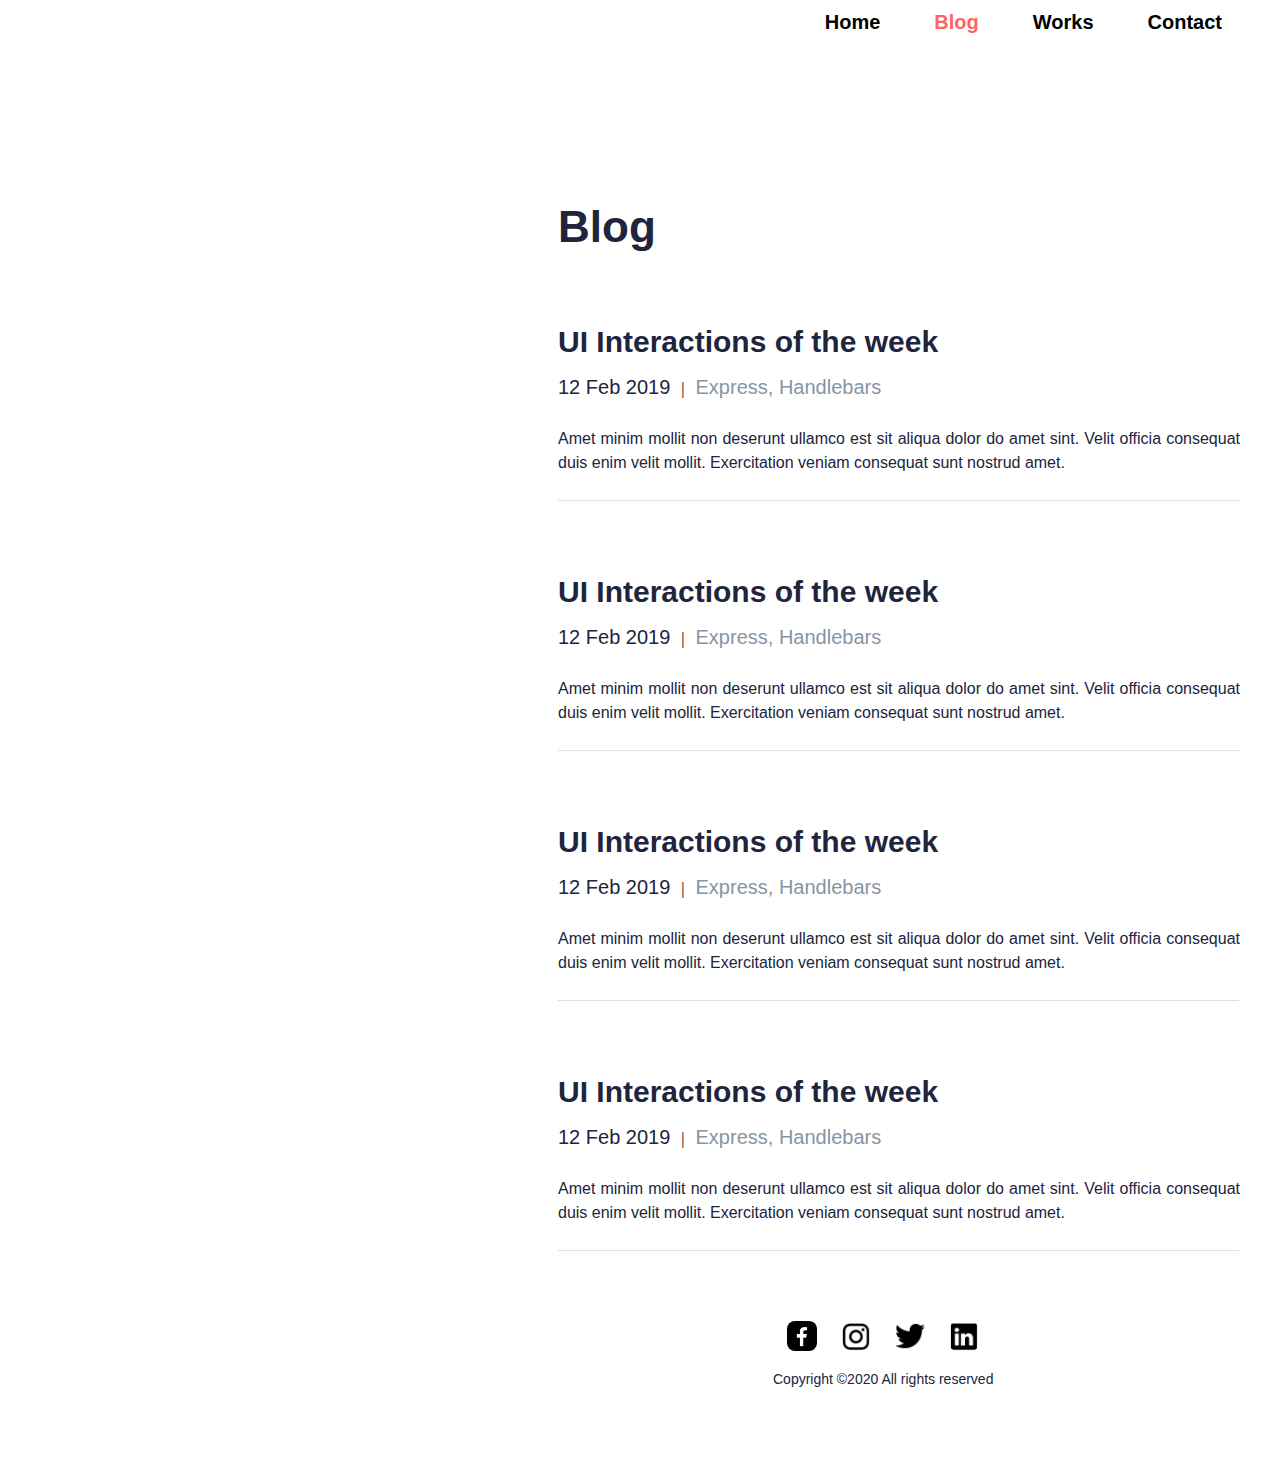
<file: blog.html>
<!DOCTYPE html>
<html>
<head>
    <meta charset='utf-8'>
    <meta http-equiv='X-UA-Compatible' content='IE=edge'>
    <title>Page Title</title>
    <meta name='viewport' content='width=device-width, initial-scale=1'>
    <link rel='stylesheet' type='text/css' media='screen' href="blog.css">
    <link rel='stylesheet' type='text/css' media='screen' href="main.css">
    
</head>
<body>
    <div class="container">
        <div class="menu_container">
            <span class="layout_works typography"><a href="index.html">Home</a></span>
            <span class="layout_blog typography"><a href="blog.html" style="color: #FF6464;">Blog</a></span>
           <span class="layout_works typography"><a href="works.html">Works</a></span>
           <span class="layout_contact typography">Contact</span>
        </div>
    </div> 
    <div class="blog_title blog_title_style">
        <p>
        Blog
        </p></div>
        <div class="con_blog_detail">      
            <div class="blog_head">
                <p>UI Interactions of the week</p>
            </div>
            <div class="blog_date">
                <div class="blog_date_date"><p >12 Feb 2019</p></div>
                <div class="blog_date_line"> <span> | </span> </div>
               <div ><p class="blog_date_des">Express, Handlebars</p></div>
            </div>
            <div class="blog_detail" >
                <p>
                    Amet minim mollit non deserunt ullamco est sit aliqua dolor do amet sint. Velit officia consequat duis enim velit mollit. Exercitation veniam consequat sunt nostrud amet.
                </p>
            </div>

        </div>
        <div class="con_blog_detail">
            <div class="blog_head">
                <p>UI Interactions of the week</p>
            </div>
            <div class="blog_date">
                <div class="blog_date_date"><p >12 Feb 2019</p></div>
                <div class="blog_date_line"> <span> | </span> </div>
               <div ><p class="blog_date_des">Express, Handlebars</p></div>
            </div>
            <div class="blog_detail" >
                <p>
                    Amet minim mollit non deserunt ullamco est sit aliqua dolor do amet sint. Velit officia consequat duis enim velit mollit. Exercitation veniam consequat sunt nostrud amet.
                </p>
            </div>

        </div>
        <div class="con_blog_detail">
            <div class="blog_head">
                <p>UI Interactions of the week</p>
            </div>
            <div class="blog_date">
                <div class="blog_date_date"><p >12 Feb 2019</p></div>
                <div class="blog_date_line"> <span> | </span> </div>
               <div ><p class="blog_date_des">Express, Handlebars</p></div>
            </div>
            <div class="blog_detail" >
                <p>
                    Amet minim mollit non deserunt ullamco est sit aliqua dolor do amet sint. Velit officia consequat duis enim velit mollit. Exercitation veniam consequat sunt nostrud amet.
                </p>
            </div>

        </div>
        <div class="con_blog_detail">
            <div class="blog_head">
                <p>UI Interactions of the week</p>
            </div>
            <div class="blog_date">
                <div class="blog_date_date"><p >12 Feb 2019</p></div>
                <div class="blog_date_line"> <span> | </span> </div>
               <div ><p class="blog_date_des">Express, Handlebars</p></div>
            </div>
            <div class="blog_detail" >
                <p>
                    Amet minim mollit non deserunt ullamco est sit aliqua dolor do amet sint. Velit officia consequat duis enim velit mollit. Exercitation veniam consequat sunt nostrud amet.
                </p>
            </div>

        </div>
        <footer>
            <div class="icons">
                <span><img src="images/fb.webp"></span>
                <span style="padding-left: 20px;"><img src="images/insta.webp"></span>
                <span style="padding-left: 20px;"><img src="images/twiter.png"></span>
                <span style="padding-left: 20px;"><img src="images/linkedin.webp"></span>
            </div>
            <div class="copyrights">
                <p>Copyright &copy;2020 All rights reserved </p>
            </div>
        </footer>
</body>
</html>
</file>
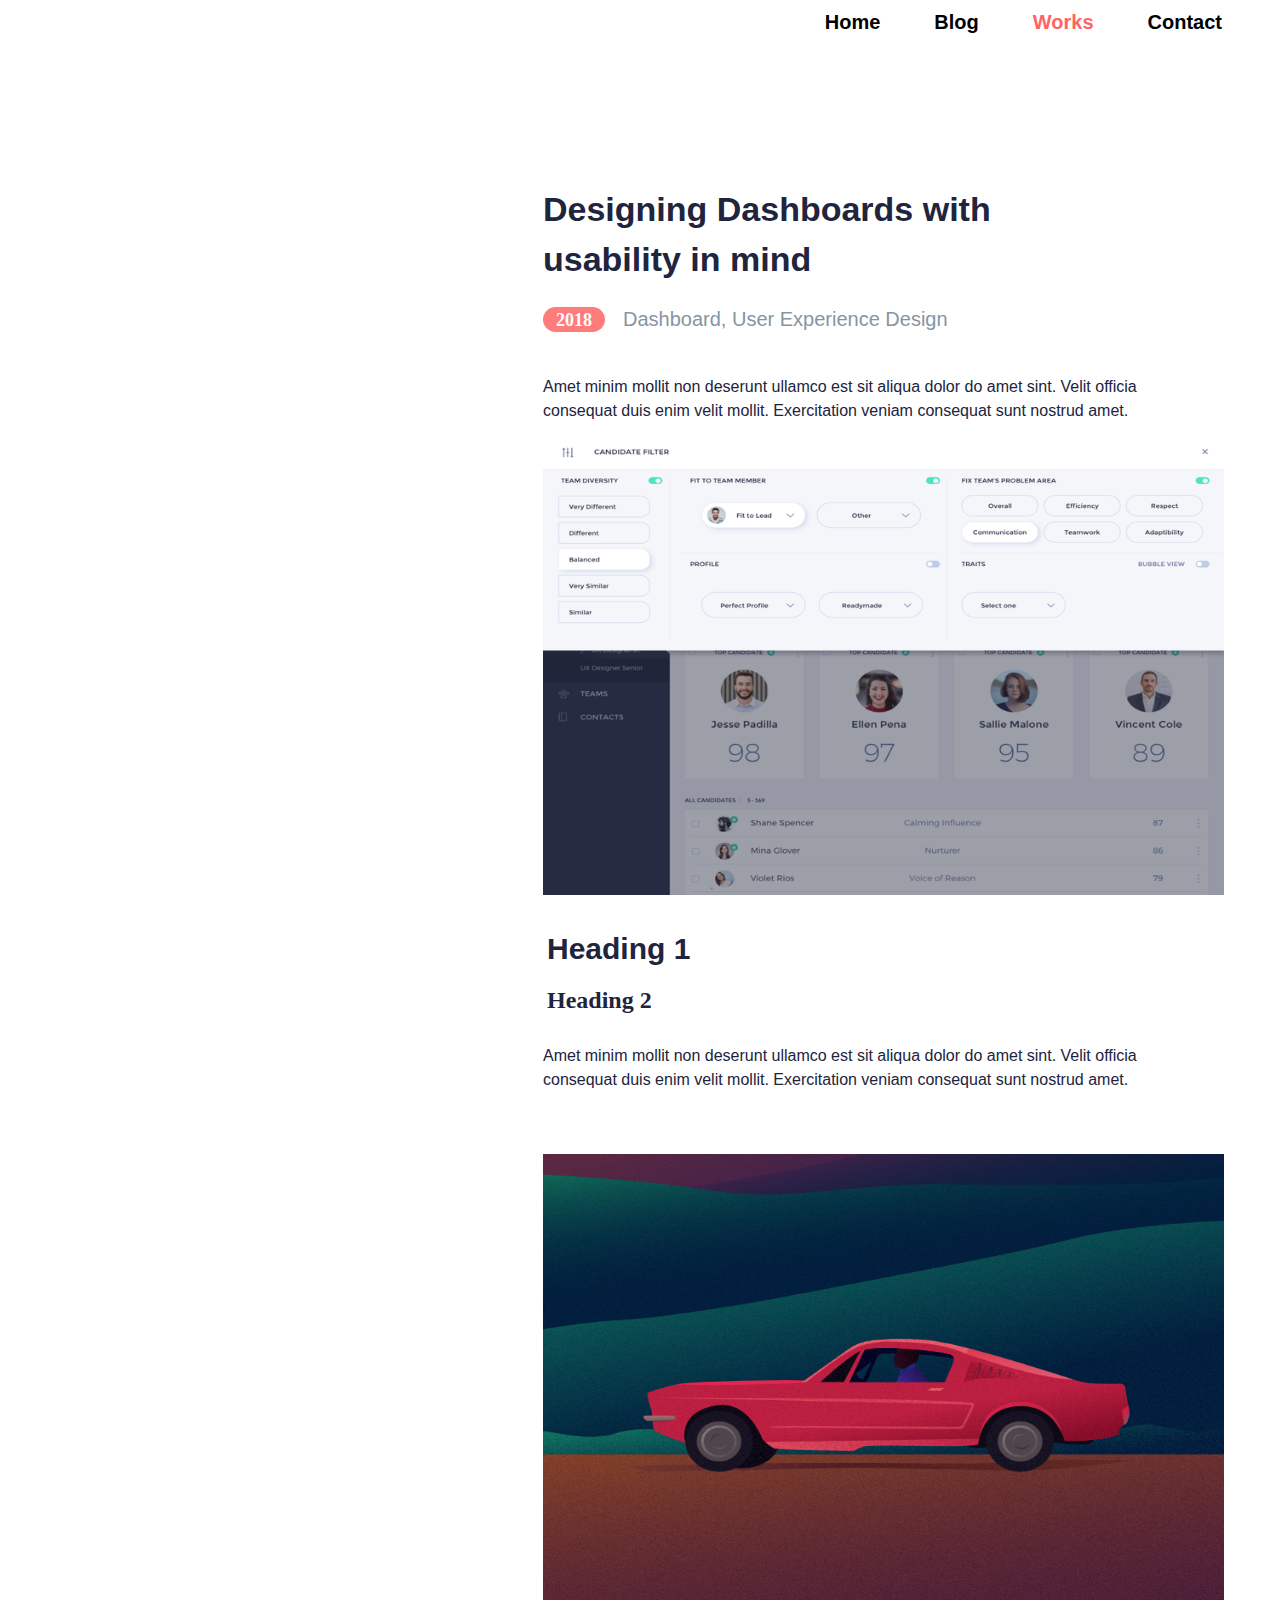
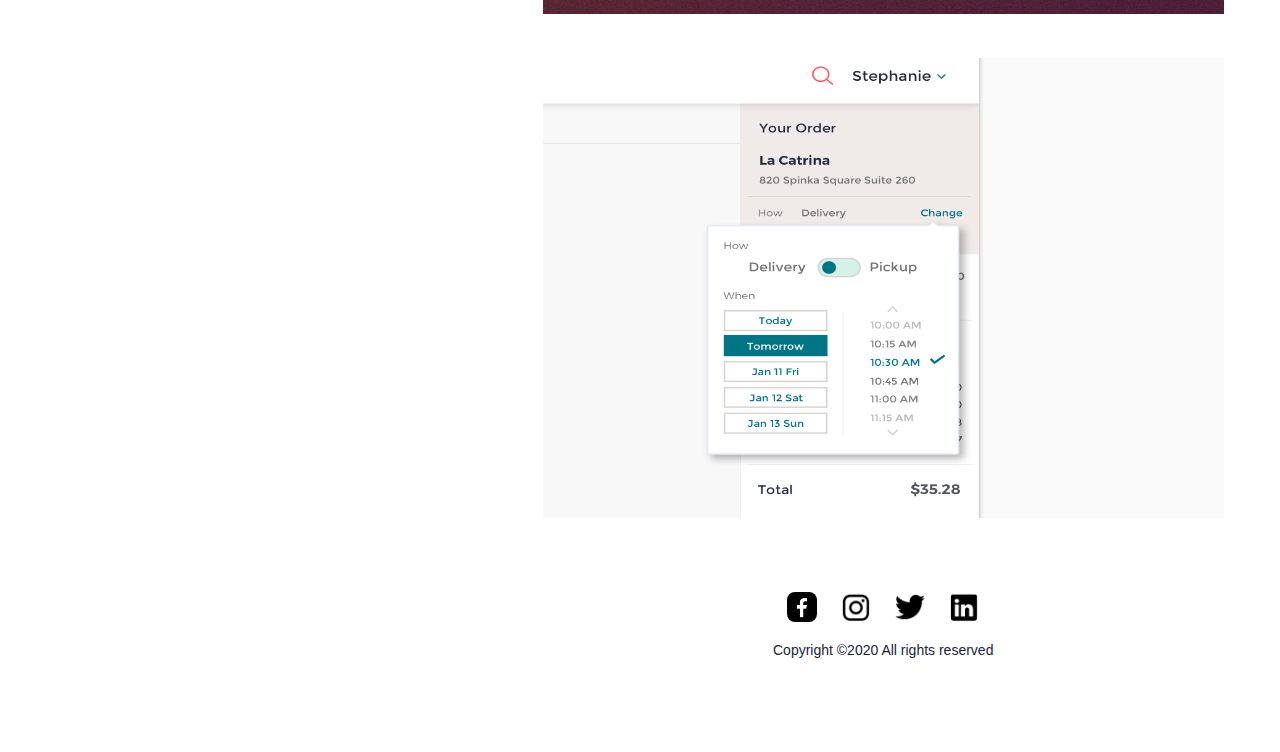
<file: workdetail.html>
<!DOCTYPE html>
<html>
<head>
    <meta charset='utf-8'>
    <meta http-equiv='X-UA-Compatible' content='IE=edge'>
    <title>Work Detail</title>
    <meta name='viewport' content='width=device-width, initial-scale=1'>
    <link rel='stylesheet' type='text/css' media='screen' href='main.css'>
    <link rel='stylesheet' type='text/css' media='screen' href='blog.css'>

    
</head>
<body>
    <div class="container">
        <div class="menu_container">
            <span class="layout_works typography"><a href="index.html">Home</a></span>
            <span class="layout_blog typography"><a href="blog.html">Blog</a></span>
           <span class="layout_works typography"><a href="works.html" style="color: #FF6464;">Works</a></span>
           <span class="layout_contact typography">Contact</span>
        </div>
    </div> 
    

    <div class="con_wo_blog_detail">      
        <div class="wo_blog_head">
            <p>Designing Dashboards with usability in mind</p>
        </div>
        <div class="fe_wo_date"><span class="wo_de_date"><p >2018</p></span> <span class="fe_tit"><p>Dashboard, User Experience Design</p></span></div>
        <div class="wo_blog_detail" >
            <p>
                Amet minim mollit non deserunt ullamco est sit aliqua dolor do amet sint. Velit officia consequat duis enim velit mollit. Exercitation veniam consequat sunt nostrud amet.
            </p>
        </div>

    </div>
    <div class="wo_de_img">
        <img src="images/work_de_p1.png" alt="admin page">
    </div>
    <h1 class="wo_de_h1">
        Heading 1
    </h1>
    <h2 class="wo_de_h2">
        Heading 2
    </h2>
    <p class="wo_b_detail">
        Amet minim mollit non deserunt ullamco est sit aliqua dolor do amet sint. Velit officia consequat duis enim velit mollit. Exercitation veniam consequat sunt nostrud amet.
    </p>
    <div class="wo_de_p2">
        <img src="images/work_de_p2.png" alt="car" >
    </div>
    <div class="wo_de_p2">
        <img src="images/work_de_p3.png" alt="car" >
    </div>


    <footer>
        <div class="icons">
            <span><img src="images/fb.webp"></span>
            <span style="padding-left: 20px;"><img src="images/insta.webp"></span>
            <span style="padding-left: 20px;"><img src="images/twiter.png"></span>
            <span style="padding-left: 20px;"><img src="images/linkedin.webp"></span>
        </div>
        <div class="copyrights">
            <p>Copyright &copy;2020 All rights reserved </p>
        </div>
    </footer>
</body>
</html>
</file>
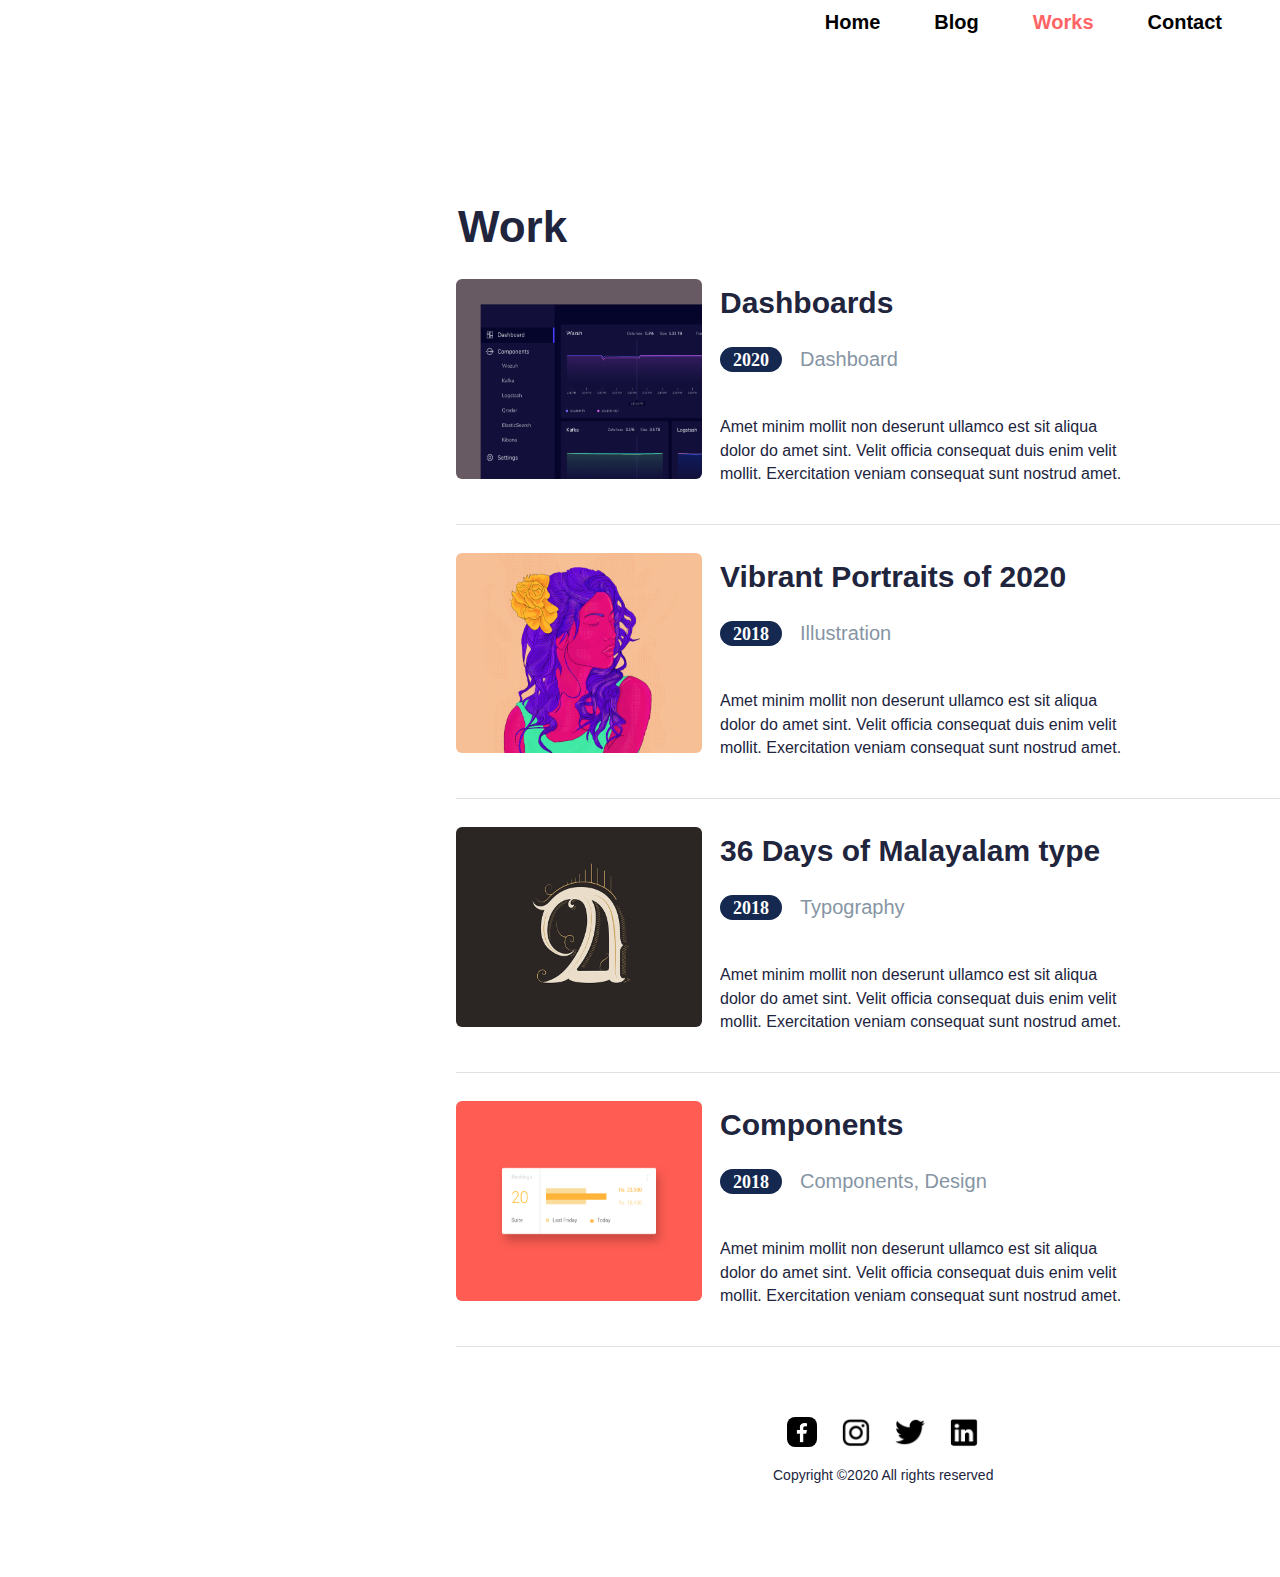
<file: works.html>
<!DOCTYPE html>
<html>
<head>
    <meta charset='utf-8'>
    <meta http-equiv='X-UA-Compatible' content='IE=edge'>
    <title>Works</title>
    <meta name='viewport' content='width=device-width, initial-scale=1'>
    <link rel='stylesheet' type='text/css' media='screen' href="blog.css">
    <link rel='stylesheet' type='text/css' media='screen' href="main.css">
    
</head>
<body>
    <div class="container">
        <div class="menu_container">
            <span class="layout_works typography"><a href="index.html">Home</a></span>
            <span class="layout_blog typography"><a href="blog.html">Blog</a></span>
           <span class="layout_works typography"><a href="works.html" style="color: #FF6464;">Works</a></span>
           <span class="layout_contact typography">Contact</span>
        </div>
    </div> 
    <div class="works_title works_title_style">
        <p>
        Work
        </p></div>
        <div class="con_fe_works">
            <div class="fe_works_img"><img src="images/fe_work_1.png" alt="laptop" ></div>
            <div class="fe_works_detail">
                <div class="fe_wo_title"><p class="gotodetail"><a href="workdetail.html">Dashboards</a> </p></div>
                <div class="fe_wo_date"><span class="fe_date"><p >2020</p></span> <span class="fe_tit"><p>Dashboard</p></span></div>
                <div class="fe_wo_detail"><p class="works_detail ">Amet minim mollit non deserunt ullamco est sit aliqua dolor do amet sint. Velit officia consequat duis enim velit mollit. Exercitation veniam consequat sunt nostrud amet.</p></div>
            </div>
        </div>

       <div class="con_fe_works">
            <div class="fe_works_img"><img src="images/fe_work_2.png" alt="laptop" ></div>
            <div class="fe_works_detail">
                <div class="fe_wo_title"><p>Vibrant Portraits of 2020</p></div>
                <div class="fe_wo_date"><span class="fe_date"><p >2018</p></span> <span class="fe_tit"><p>Illustration</p></span></div>
                <div class="fe_wo_detail"><p class="works_detail ">Amet minim mollit non deserunt ullamco est sit aliqua dolor do amet sint. Velit officia consequat duis enim velit mollit. Exercitation veniam consequat sunt nostrud amet.</p></div>
            </div>
        </div>

        <div class="con_fe_works">
            <div class="fe_works_img"><img src="images/fe_work_3.png" alt="laptop" ></div>
            <div class="fe_works_detail">
                <div class="fe_wo_title"><p>36 Days of Malayalam type</p></div>
                <div class="fe_wo_date"><span class="fe_date"><p >2018</p></span> <span class="fe_tit"><p>Typography</p></span></div>
                <div class="fe_wo_detail"><p class="works_detail ">Amet minim mollit non deserunt ullamco est sit aliqua dolor do amet sint. Velit officia consequat duis enim velit mollit. Exercitation veniam consequat sunt nostrud amet.</p></div>
            </div>
        </div>

        <div class="con_fe_works">
            <div class="fe_works_img"><img src="images/fe_work_4.png" alt="laptop" ></div>
            <div class="fe_works_detail">
                <div class="fe_wo_title"><p>Components</p></div>
                <div class="fe_wo_date"><span class="fe_date"><p >2018</p></span> <span class="fe_tit"><p>Components, Design</p></span></div>
                <div class="fe_wo_detail"><p class="works_detail ">Amet minim mollit non deserunt ullamco est sit aliqua dolor do amet sint. Velit officia consequat duis enim velit mollit. Exercitation veniam consequat sunt nostrud amet.</p></div>
            </div>
        </div>
       
        <footer>
            <div class="icons">
                <span><img src="images/fb.webp"></span>
                <span style="padding-left: 20px;"><img src="images/insta.webp"></span>
                <span style="padding-left: 20px;"><img src="images/twiter.png"></span>
                <span style="padding-left: 20px;"><img src="images/linkedin.webp"></span>
            </div>
            <div class="copyrights">
                <p>Copyright &copy;2020 All rights reserved </p>
            </div>
        </footer>
</body>
</html>
</file>
<file: blog.css>
.blog_title{
    width: 156px;
height: 54px;
margin-top: 160px;
margin-left: 550px;
gap: 0px;
opacity: 0px;


}
.blog_title_style{
    font-family: Helvetica, sans-serif;
font-size: 44px;
font-weight: 700;
line-height: 60px;
text-align: left;
color: #21243D;


}
.con_blog_detail{
    width: 681px;
    height: 180px;
    margin-left: 550px;
    border-bottom: 1px solid #E0E0E0;
   
}
.blog_date div{
    display: inline-block;
}
.blog_head{
    width: 682px;
height: 33px;
margin-top: 69px;
font-family: Helvetica, sans-serif;
font-size: 30px;
font-weight: 600;
line-height: 44.06px;
text-align: left;
color: #21243D;


}
.blog_date{
width: 374px;
height: auto;
top: 318px;



}
.blog_date_date{
width: auto;
height: 34px;
font-family: Helvetica, sans-serif;
font-size: 20px;
font-weight: 400;
line-height: 29.38px;
text-align: left;
color: #21243D;


}
.blog_date_line{
    width: auto;
    height: 21px;
    padding: 7px 7px;
    gap: 0px;
    border: 2px 0px 0px 0px;
    opacity: 0px;
    border-color: #000000;
   
       
}
.blog_date_des{
width: auto;
height: 34px;
font-family: Helvetica, sans-serif;
font-size: 20px;
font-weight: 400;
line-height: 29.38px;
text-align: left;
color:#8695A4;

}
.blog_detail p{
width: 682px;
height: auto;
margin-top: 0px;
margin-bottom: 0px;
font-family: Helvetica, sans-serif;
font-size: 16px;
font-weight: 400;
line-height: 23.5px;
text-align:justify;
color: #21243D;
}


.works_title{
    width: 156px;
height: 54px;
margin-top: 160px;
margin-left: 450px;
gap: 0px;
opacity: 0px;


}
.works_title_style{
    font-family: Helvetica, sans-serif;
font-size: 44px;
font-weight: 800;
line-height: 60px;
text-align: left;
color: #21243D;


}
.works_detail{
    width: 415px;
    height: 93px;
    font-family: Helvetica, sans-serif;
    font-size:16px;
    font-weight:400;
    line-height: 23.5px;
    color: #21243D;
    text-align:left;
}
.gotodetail a{
    text-decoration: none;
    color: #21243D;
}
.wo_de_date p{
    display: inline-block;
    width: 62px;
    height: 25px;
    font-size: 18px;
    font-weight: 900;
    line-height: 26px;
    border-radius: 16PX;
    background-color: #FF7C7C;
    color: #FFFF;
    text-align: center;

}
.wo_blog_detail p{
width: 600px;
height: 44px;
font-family: Helvetica, sans-serif;
font-size: 16px;
font-weight: 400;
line-height: 23.5px;
text-align:left;
color: #21243D;
}
.wo_blog_head{
    width: 506px;
    height: 100px;
    margin-top: 148px;
    font-family: Helvetica, sans-serif;
    font-size: 34px;
    font-weight: 700;
    line-height: 49.94px;
    text-align: left;
    color: #21243D;
}
.con_wo_blog_detail{
    width: auto;
    height: auto;
    margin-left: 535px;
    
   
}
.wo_de_img img{
width: 681px;
height: 460px;
top: 425px;
margin-left: 535px;


}
.wo_de_h1{
width: 506px;
height: 45px;
margin-left: 539px;
font-family: Helvetica, sans-serif;
font-size: 30px;
line-height: 60px;
text-align: left;
color: #21243D;


}
.wo_de_h2{
width: 506px;
height:40px;
top: 984px;
margin-left: 539px;
color: #21243D;
font-family: Heebo;
font-size: 24px;
line-height: 30px;
text-align: left;

   }
   .wo_b_detail{
    width: 600px;
    height: 54px;
    font-family: Helvetica, sans-serif;
    font-size: 16px;
    font-weight: 400;
    line-height: 23.5px;
    text-align:left;
    color: #21243D;
    margin-left: 535px;
    
    }
    .wo_de_p2 img{
width: 681px;
height: 460px;
top: 1127px;
margin-left: 535px;
padding-top: 40px;


    }
</file>
<file: main.css>
.menu_container{
        width: 100%;
        text-align: right;
        }
    .menu_container span{
        padding:27px 50px 0px 0px;
        color: black;
    }
    .layout_works{

        Width :57px;
        Height:43px;
            } 
    .layout_works a{
        text-decoration: none;
        color: black;
        
    }

    .layout_blog{

            Width :106px;
            Height:43px;
           
            } 
            .layout_blog a{
                text-decoration: none;
                color: black;
            }

    .layout_contant{

                Width :71px;
                Height:43px;
            } 

    .typography{
        font-family: Helvetica, sans-serif;
        font-weight:500px;
        font-size:20px;
        font-weight: bold;
        line-height: 29.38px;
        align-self:Right;
            }
                            /* person information */



    /* Here paragraph styling */
    .layout_p_i{
        font-family: Helvetica, sans-serif;
        font-size: 44px;
        font-weight:700;
        word-spacing: 5px;
        letter-spacing:0.3px;
        line-height: 60px;
        height: 105px;
        width: 506px;
        color: black;
        }
    .layout_p_i_detail{
        
        width:496px;
        height: 66px;
        text-align: justify;
        line-height: 23.5px;
        font-family: Helvetica, sans-serif;
        font-size: 16px;
        font-weight: 400px;
        color: black;

    }
    .person_info button{
        width: 208px;
        height: 47px;
        border: 0px transparent solid;
        border-radius: 2px;
        background-color: #ff6464;
        line-height: 29.38px;
        font-weight: 500;
        color: #ffff;
        font-family: Helvetica, sans-serif;
    }
    
    .container_person_info div{
        display: inline-block;
        padding: 140px 40px 40px 450px;
        height: 402px;
        
    
        
    }
    .person_img img{
    width: 243px;
        height: 243px;
        border-radius: 50%;
    
        }
        
        .container_person_info{
        width: 100%;
        }
    .cont_rec_post{
        
        display: inline-block;
        background-color: #EDF7FA;
        width: 100%;
        height: 396px;
        top: 595px;
        align-content:center ;
        }
        .recent_post{
            padding-left: 20px;
        
        }
    .font_rec{
        display: inline-block;
    
        font-size: 22px;
        line-height: 60px;
        font-weight: 400;
        color: black;
        
        
    }
    .font_v{
        color: #00A8CC;
        font-family: Helvetica, sans-serif;
        Size:16px;
        line-height: 23.5px;
        font-weight: 400;
        
    
    }
    .recent_post{
        
        width: 824px;
        margin-left: 448px;
        
    }
    .recent_post .font_v{
    position: center right;
    margin-left:650px;
    }
    .posts{
        
    
        padding-left: 450px;
        padding-top: 2px;
        
    }
    .post_1,.post_2 {
        display: inline-block;
        width: 418px;
        border-radius:4px;
        
        text-align: justify;
        Height:295px;
        font-family: Helvetica, sans-serif;
        color: #21243D;
        background-color: #FFFFFF ;
    }
    .post_1{
    left:148px;
    border-radius:4px;
    }
    .post_2{
        
    left:586px;
        border-radius:4px;
    }
    .post_title{
        Width:374px;
    Height:85px;
    padding-left: 14px;
    padding-top: 4px;
    font-weight: 700;
    font-size: 26px;
    line-height:38.19px;
    }
    /* .post_title span{
        font-family: Helvetica, sans-serif;
        width:374px;
    height: 34px;
    font-weight: 400;
    font-size: 18px;
    line-height: 26.44px;
    top: 790;
    padding-left: 14px;

    } */

    .post_1 span{

        font-family: Helvetica, sans-serif;
        width:374px;
    height: 34px;
    font-weight: 400;
    font-size: 18px;
    line-height: 26.44px;
    padding-left: 14px;
    }
    .post_detail{
        width: 368px;
        height: 117px;
        padding-left: 14px;
        font-weight: 400;
        font-size: 16px;
        line-height: 23.5px;
        color: #21243D;
    }
    .post_2 span{
        font-family: Helvetica, sans-serif;
        width:374px;
    height: 34px;
    font-weight: 400;
    font-size: 18px;
    line-height: 26.44px;
    padding-left: 14px;
    }
    .fe_works{
        width: 157px;
        height: 60px;
        font-weight: 400;
        font-size: 22px;
        line-height: 60px;
        
        font-family: Helvetica, sans-serif;
        padding-left: 450px;
    }
    .fe_works_img img{
        width: 246px;
        height: 200px;
        border-radius: 6px;
        
    }
    .con_fe_works .fe_works_img, .fe_works_detail{
        display: inline-block;
    }
    .con_fe_works{
        border-bottom: 1px solid #E0E0E0;
        width: 858px;
        margin-left: 448px;
    }
    .fe_works_detail{
        padding-left: 14px;
    }
    .fe_wo_title{
        width: auto;
        height: 44px;
        font-weight: 700;
        font-size: 30px;
        line-height: 44.06px;
        color: #21243D;
        font-family: Helvetica, sans-serif;
    }
    .fe_wo_title p{
        font-weight: 700;
        font-size: 30px;
        line-height: 44.06px;
        color: #21243D;
    }

    .fe_date p{
        display: inline-block;
        width: 62px;
        height: 25px;
        font-size: 18px;
        font-weight: 900;
        line-height: 26px;
        border-radius: 16PX;
        background-color: #142850;
        color: #FFFF;
        text-align: center;
    
    }
    .fe_tit p{
        display: inline-block;
        width: 378px;
        height: 34px;
        font-family: Helvetica, sans-serif;
        text-align: left;
        color:#8695A4;
        font-weight: 400;
        font-size: 20px;
        line-height: 29.38px;
        padding-left: 14px;
    }
    .fe_detail{
        width: 590px;
        height: 93px;
        font-family: Helvetica, sans-serif;
        font-size:16px;
        font-weight:400;
        line-height: 23.5px;
        color: #21243D;
        text-align:left;
    
    }
    footer{
        width: 100%;
        height: 182px;
        
        
    }
    footer div{
        margin: 40px 40px 0px 40px;

    }
    .icons{
        width:auto;
        margin-left: 759px;
    
        padding: 30px 20px 0px 20px;
        
        
    }

    .icons img{
        height: 30px;
        width: 30px;
        border-radius: 8px;
        
        
    }
    .copyrights p{
        display: inline-block;
        font-family: Helvetica, sans-serif;
        font-weight: 400;
        font-size: 14px;
        text-align: center;
        line-height: 20.56px;
        color: #21243D;

    }
    .copyrights{
        width: 222px;
        height: auto;
        margin: 0px 0px 54px 765px ;
    }
</file>
